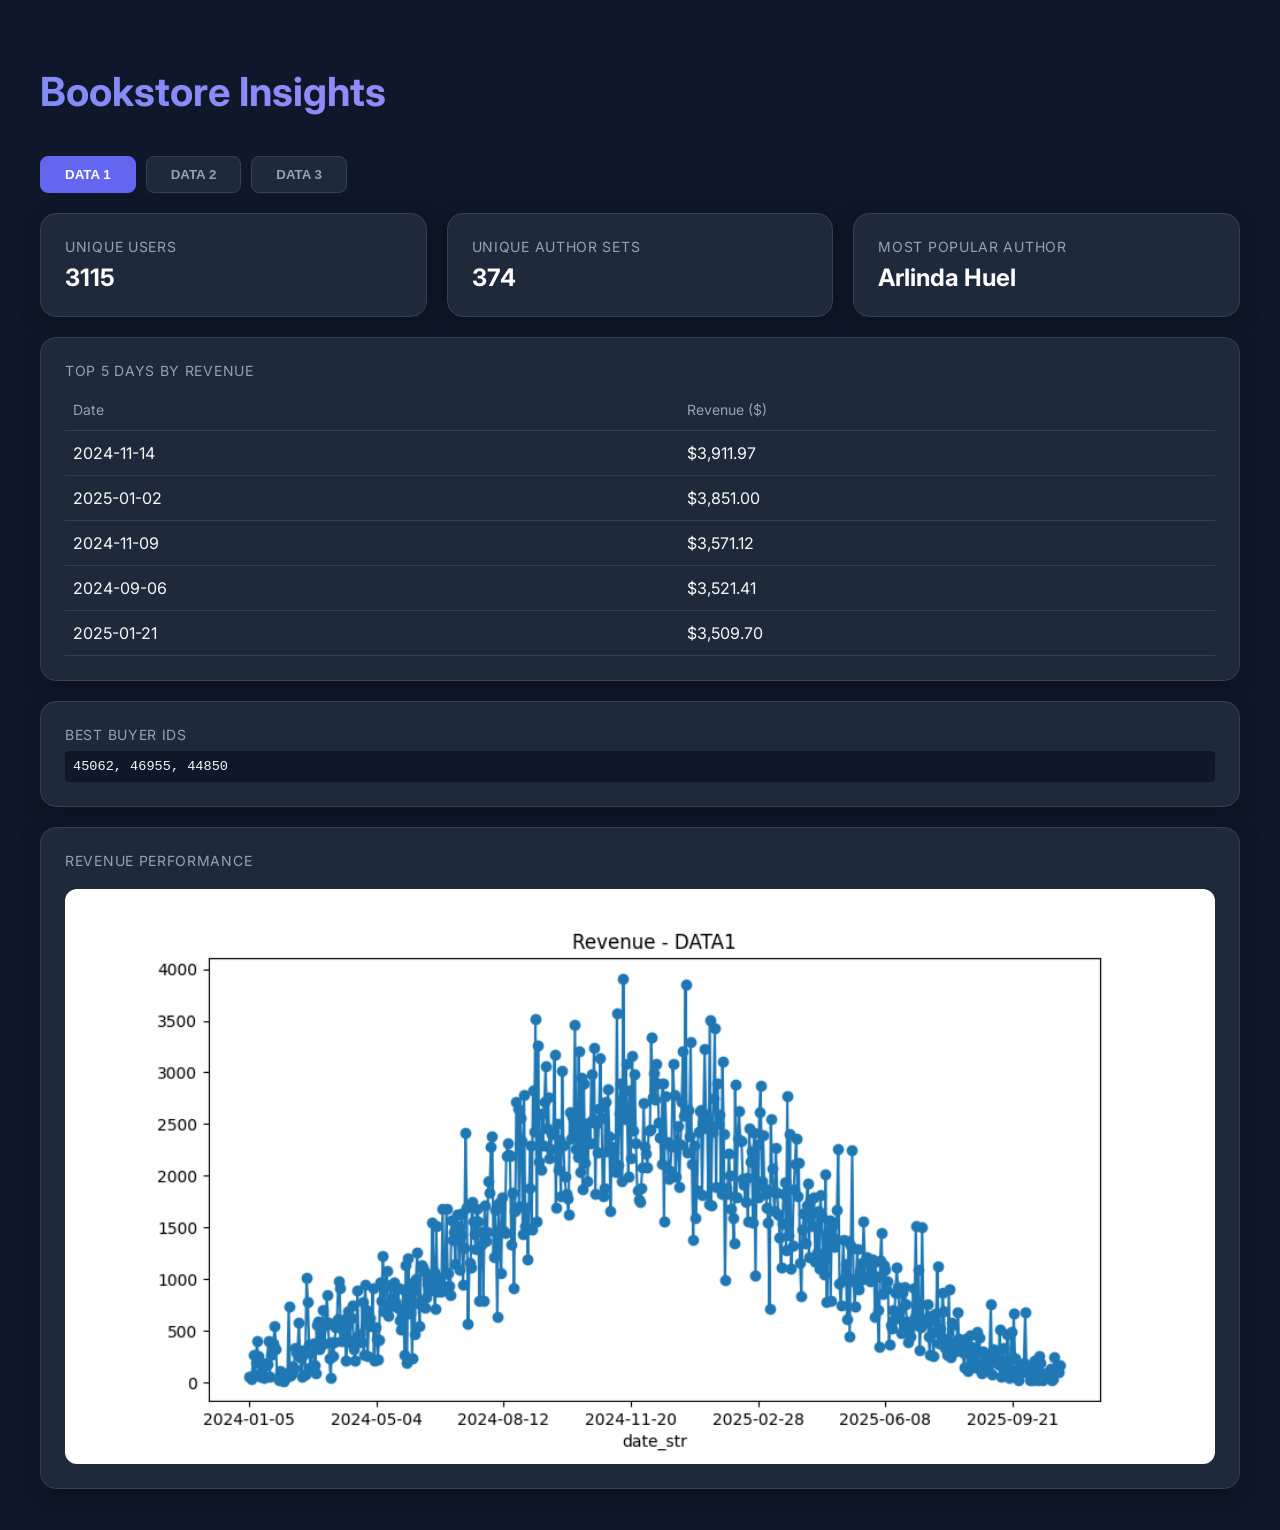
<file: task4/index.html>
<!DOCTYPE html>
<html lang="en">
<head>
    <meta charset="UTF-8">
    <meta name="viewport" content="width=device-width, initial-scale=1.0">
    <title>Bookstore Performance Dashboard (Static)</title>
    <link href="https://fonts.googleapis.com/css2?family=Inter:wght@300;400;600;700&display=swap" rel="stylesheet">
    <style>
        :root {
            --bg: #0f172a;
            --card-bg: #1e293b;
            --accent: #6366f1;
            --text: #f8fafc;
            --text-muted: #94a3b8;
        }
        body {
            font-family: 'Inter', sans-serif;
            background-color: var(--bg);
            color: var(--text);
            margin: 0;
            padding: 40px;
            display: flex;
            flex-direction: column;
            align-items: center;
        }
        .container {
            max-width: 1200px;
            width: 100%;
        }
        h1 {
            font-weight: 700;
            margin-bottom: 40px;
            background: linear-gradient(to right, #818cf8, #c084fc);
            -webkit-background-clip: text;
            -webkit-text-fill-color: transparent;
            font-size: 2.5rem;
        }
        .tabs {
            display: flex;
            gap: 10px;
            margin-bottom: 20px;
        }
        .tab-btn {
            background: var(--card-bg);
            border: 1px solid #334155;
            color: var(--text-muted);
            padding: 10px 24px;
            border-radius: 8px;
            cursor: pointer;
            transition: all 0.3s;
            font-weight: 600;
        }
        .tab-btn.active {
            background: var(--accent);
            color: white;
            border-color: var(--accent);
        }
        .view {
            display: none;
            grid-template-columns: repeat(auto-fit, minmax(300px, 1fr));
            gap: 20px;
        }
        .view.active {
            display: grid;
        }
        .card {
            background: var(--card-bg);
            border-radius: 16px;
            padding: 24px;
            border: 1px solid #334155;
            box-shadow: 0 4px 20px rgba(0,0,0,0.3);
        }
        .card-full {
            grid-column: 1 / -1;
        }
        .stat-label {
            color: var(--text-muted);
            font-size: 0.875rem;
            margin-bottom: 8px;
            text-transform: uppercase;
            letter-spacing: 0.05em;
        }
        .stat-value {
            font-size: 1.5rem;
            font-weight: 700;
            color: white;
        }
        table {
            width: 100%;
            border-collapse: collapse;
            margin-top: 10px;
        }
        th, td {
            text-align: left;
            padding: 12px 8px;
            border-bottom: 1px solid #334155;
        }
        th { color: var(--text-muted); font-weight: 400; font-size: 0.875rem; }
        .chart-container {
            width: 100%;
            margin-top: 20px;
            border-radius: 12px;
            overflow: hidden;
            background: #1e1e2e;
        }
        .chart-container img {
            width: 100%;
            display: block;
        }
        .ids-list {
            font-family: monospace;
            font-size: 0.85rem;
            word-break: break-all;
            background: #0f172a;
            padding: 8px;
            border-radius: 4px;
            margin-top: 8px;
        }
    </style>
</head>
<body>
    <div class="container">
        <h1>Bookstore Insights</h1>
        
        <div class="tabs">
            <button class="tab-btn active" onclick="showView('data1')">DATA 1</button>
            <button class="tab-btn" onclick="showView('data2')">DATA 2</button>
            <button class="tab-btn" onclick="showView('data3')">DATA 3</button>
        </div>

        <!-- DATA 1 VIEW -->
        <div id="data1" class="view active">
            <div class="card">
                <div class="stat-label">Unique Users</div>
                <div class="stat-value">3115</div>
            </div>
            <div class="card">
                <div class="stat-label">Unique Author Sets</div>
                <div class="stat-value">374</div>
            </div>
            <div class="card">
                <div class="stat-label">Most Popular Author</div>
                <div class="stat-value">Arlinda Huel</div>
            </div>
            <div class="card card-full">
                <div class="stat-label">Top 5 Days by Revenue</div>
                <table>
                    <thead><tr><th>Date</th><th>Revenue ($)</th></tr></thead>
                    <tbody>
                        <tr><td>2024-11-14</td><td>$3,911.97</td></tr>
                        <tr><td>2025-01-02</td><td>$3,851.00</td></tr>
                        <tr><td>2024-11-09</td><td>$3,571.12</td></tr>
                        <tr><td>2024-09-06</td><td>$3,521.41</td></tr>
                        <tr><td>2025-01-21</td><td>$3,509.70</td></tr>
                    </tbody>
                </table>
            </div>
            <div class="card card-full">
                <div class="stat-label">Best Buyer IDs</div>
                <div class="ids-list">45062, 46955, 44850</div>
            </div>
            <div class="card card-full">
                <div class="stat-label">Revenue Performance</div>
                <div class="chart-container"><img src="revenue_data1.png" alt="Revenue DATA1"></div>
            </div>
        </div>

        <!-- DATA 2 VIEW -->
        <div id="data2" class="view">
            <div class="card">
                <div class="stat-label">Unique Users</div>
                <div class="stat-value">2663</div>
            </div>
            <div class="card">
                <div class="stat-label">Unique Author Sets</div>
                <div class="stat-value">362</div>
            </div>
            <div class="card">
                <div class="stat-label">Most Popular Author</div>
                <div class="stat-value">Jaimie Skiles</div>
            </div>
            <div class="card card-full">
                <div class="stat-label">Top 5 Days by Revenue</div>
                <table>
                    <thead><tr><th>Date</th><th>Revenue ($)</th></tr></thead>
                    <tbody>
                        <tr><td>2024-09-12</td><td>$3,933.85</td></tr>
                        <tr><td>2024-11-15</td><td>$3,677.17</td></tr>
                        <tr><td>2024-11-21</td><td>$3,590.08</td></tr>
                        <tr><td>2024-12-25</td><td>$3,572.11</td></tr>
                        <tr><td>2025-01-20</td><td>$3,561.50</td></tr>
                    </tbody>
                </table>
            </div>
            <div class="card card-full">
                <div class="stat-label">Best Buyer IDs</div>
                <div class="ids-list">53583, 55058, 55420</div>
            </div>
            <div class="card card-full">
                <div class="stat-label">Revenue Performance</div>
                <div class="chart-container"><img src="revenue_data2.png" alt="Revenue DATA2"></div>
            </div>
        </div>

        <!-- DATA 3 VIEW -->
        <div id="data3" class="view">
            <div class="card">
                <div class="stat-label">Unique Users</div>
                <div class="stat-value">3290</div>
            </div>
            <div class="card">
                <div class="stat-label">Unique Author Sets</div>
                <div class="stat-value">325</div>
            </div>
            <div class="card">
                <div class="stat-label">Most Popular Author</div>
                <div class="stat-value">Benjamin Mills</div>
            </div>
            <div class="card card-full">
                <div class="stat-label">Top 5 Days by Revenue</div>
                <table>
                    <thead><tr><th>Date</th><th>Revenue ($)</th></tr></thead>
                    <tbody>
                        <tr><td>2024-11-16</td><td>$3,688.19</td></tr>
                        <tr><td>2025-01-31</td><td>$3,341.98</td></tr>
                        <tr><td>2024-11-12</td><td>$3,182.24</td></tr>
                        <tr><td>2024-10-26</td><td>$3,127.92</td></tr>
                        <tr><td>2024-11-01</td><td>$2,954.02</td></tr>
                    </tbody>
                </table>
            </div>
            <div class="card card-full">
                <div class="stat-label">Best Buyer IDs</div>
                <div class="ids-list">49715, 50963</div>
            </div>
            <div class="card card-full">
                <div class="stat-label">Revenue Performance</div>
                <div class="chart-container"><img src="revenue_data3.png" alt="Revenue DATA3"></div>
            </div>
        </div>
    </div>

    <script>
        function showView(id) {
            document.querySelectorAll('.view').forEach(v => v.style.display = 'none');
            document.querySelectorAll('.tab-btn').forEach(b => b.classList.remove('active'));
            document.getElementById(id).style.display = 'grid';
            event.target.classList.add('active');
        }
    </script>
</body>
</html>
</file>
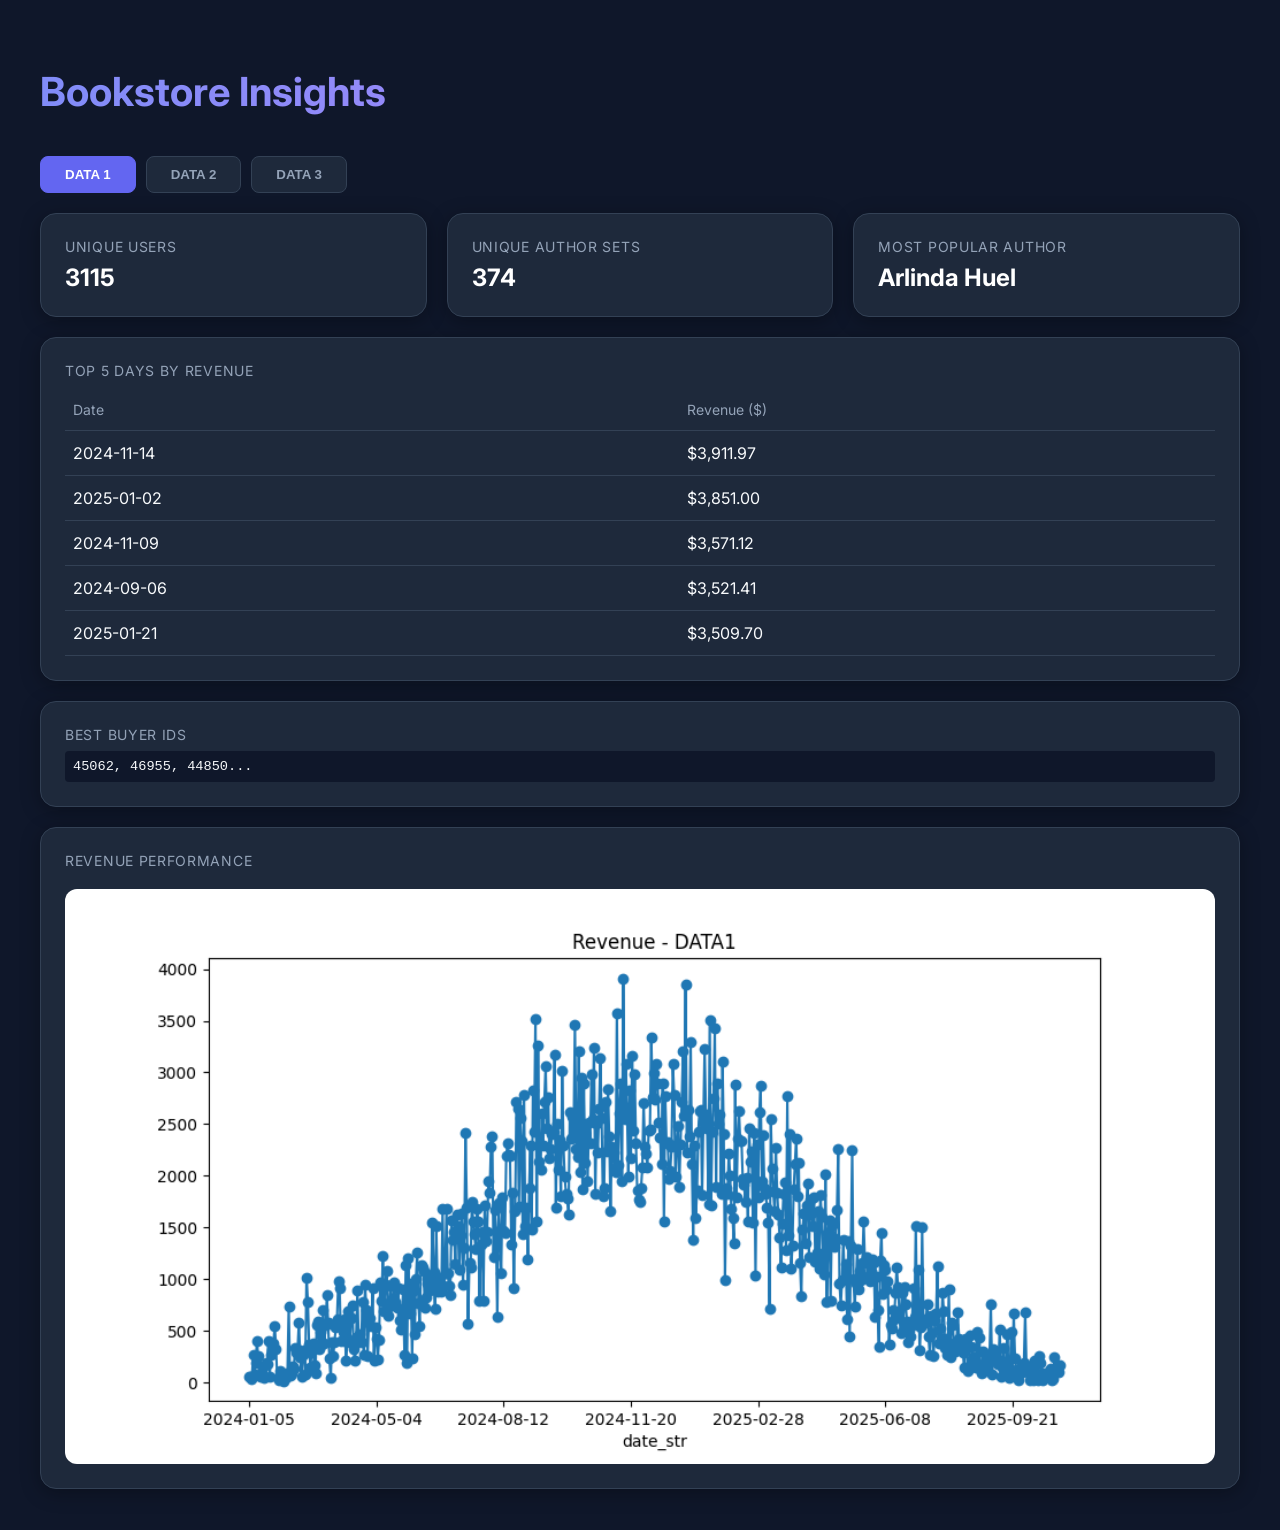
<file: task4/dashboard.html>
<!DOCTYPE html>
<html lang="en">
<head>
    <meta charset="UTF-8">
    <meta name="viewport" content="width=device-width, initial-scale=1.0">
    <title>Bookstore Performance Dashboard (Static)</title>
    <link href="https://fonts.googleapis.com/css2?family=Inter:wght@300;400;600;700&display=swap" rel="stylesheet">
    <style>
        :root {
            --bg: #0f172a;
            --card-bg: #1e293b;
            --accent: #6366f1;
            --text: #f8fafc;
            --text-muted: #94a3b8;
        }
        body {
            font-family: 'Inter', sans-serif;
            background-color: var(--bg);
            color: var(--text);
            margin: 0;
            padding: 40px;
            display: flex;
            flex-direction: column;
            align-items: center;
        }
        .container {
            max-width: 1200px;
            width: 100%;
        }
        h1 {
            font-weight: 700;
            margin-bottom: 40px;
            background: linear-gradient(to right, #818cf8, #c084fc);
            -webkit-background-clip: text;
            -webkit-text-fill-color: transparent;
            font-size: 2.5rem;
        }
        .tabs {
            display: flex;
            gap: 10px;
            margin-bottom: 20px;
        }
        .tab-btn {
            background: var(--card-bg);
            border: 1px solid #334155;
            color: var(--text-muted);
            padding: 10px 24px;
            border-radius: 8px;
            cursor: pointer;
            transition: all 0.3s;
            font-weight: 600;
        }
        .tab-btn.active {
            background: var(--accent);
            color: white;
            border-color: var(--accent);
        }
        .view {
            display: none;
            grid-template-columns: repeat(auto-fit, minmax(300px, 1fr));
            gap: 20px;
        }
        .view.active {
            display: grid;
        }
        .card {
            background: var(--card-bg);
            border-radius: 16px;
            padding: 24px;
            border: 1px solid #334155;
            box-shadow: 0 4px 20px rgba(0,0,0,0.3);
        }
        .card-full {
            grid-column: 1 / -1;
        }
        .stat-label {
            color: var(--text-muted);
            font-size: 0.875rem;
            margin-bottom: 8px;
            text-transform: uppercase;
            letter-spacing: 0.05em;
        }
        .stat-value {
            font-size: 1.5rem;
            font-weight: 700;
            color: white;
        }
        table {
            width: 100%;
            border-collapse: collapse;
            margin-top: 10px;
        }
        th, td {
            text-align: left;
            padding: 12px 8px;
            border-bottom: 1px solid #334155;
        }
        th { color: var(--text-muted); font-weight: 400; font-size: 0.875rem; }
        .chart-container {
            width: 100%;
            margin-top: 20px;
            border-radius: 12px;
            overflow: hidden;
            background: #1e1e2e;
        }
        .chart-container img {
            width: 100%;
            display: block;
        }
        .ids-list {
            font-family: monospace;
            font-size: 0.85rem;
            word-break: break-all;
            background: #0f172a;
            padding: 8px;
            border-radius: 4px;
            margin-top: 8px;
        }
    </style>
</head>
<body>
    <div class="container">
        <h1>Bookstore Insights</h1>
        
        <div class="tabs">
            <button class="tab-btn active" onclick="showView('data1')">DATA 1</button>
            <button class="tab-btn" onclick="showView('data2')">DATA 2</button>
            <button class="tab-btn" onclick="showView('data3')">DATA 3</button>
        </div>

        <!-- DATA 1 VIEW -->
        <div id="data1" class="view active">
            <div class="card">
                <div class="stat-label">Unique Users</div>
                <div class="stat-value">3115</div>
            </div>
            <div class="card">
                <div class="stat-label">Unique Author Sets</div>
                <div class="stat-value">374</div>
            </div>
            <div class="card">
                <div class="stat-label">Most Popular Author</div>
                <div class="stat-value">Arlinda Huel</div>
            </div>
            <div class="card card-full">
                <div class="stat-label">Top 5 Days by Revenue</div>
                <table>
                    <thead><tr><th>Date</th><th>Revenue ($)</th></tr></thead>
                    <tbody>
                        <tr><td>2024-11-14</td><td>$3,911.97</td></tr>
                        <tr><td>2025-01-02</td><td>$3,851.00</td></tr>
                        <tr><td>2024-11-09</td><td>$3,571.12</td></tr>
                        <tr><td>2024-09-06</td><td>$3,521.41</td></tr>
                        <tr><td>2025-01-21</td><td>$3,509.70</td></tr>
                    </tbody>
                </table>
            </div>
            <div class="card card-full">
                <div class="stat-label">Best Buyer IDs</div>
                <div class="ids-list">45062, 46955, 44850...</div>
            </div>
            <div class="card card-full">
                <div class="stat-label">Revenue Performance</div>
                <div class="chart-container"><img src="revenue_data1.png" alt="Revenue DATA1"></div>
            </div>
        </div>

        <!-- DATA 2 VIEW -->
        <div id="data2" class="view">
            <div class="card">
                <div class="stat-label">Unique Users</div>
                <div class="stat-value">2663</div>
            </div>
            <div class="card">
                <div class="stat-label">Unique Author Sets</div>
                <div class="stat-value">362</div>
            </div>
            <div class="card">
                <div class="stat-label">Most Popular Author</div>
                <div class="stat-value">Jaimie Skiles</div>
            </div>
            <div class="card card-full">
                <div class="stat-label">Top 5 Days by Revenue</div>
                <table>
                    <thead><tr><th>Date</th><th>Revenue ($)</th></tr></thead>
                    <tbody>
                        <tr><td>2024-09-12</td><td>$3,933.85</td></tr>
                        <tr><td>2024-11-15</td><td>$3,677.17</td></tr>
                        <tr><td>2024-11-21</td><td>$3,590.08</td></tr>
                        <tr><td>2024-12-25</td><td>$3,572.11</td></tr>
                        <tr><td>2025-01-20</td><td>$3,561.50</td></tr>
                    </tbody>
                </table>
            </div>
            <div class="card card-full">
                <div class="stat-label">Best Buyer IDs</div>
                <div class="ids-list">53583, 55058, 55420...</div>
            </div>
            <div class="card card-full">
                <div class="stat-label">Revenue Performance</div>
                <div class="chart-container"><img src="revenue_data2.png" alt="Revenue DATA2"></div>
            </div>
        </div>

        <!-- DATA 3 VIEW -->
        <div id="data3" class="view">
            <div class="card">
                <div class="stat-label">Unique Users</div>
                <div class="stat-value">3290</div>
            </div>
            <div class="card">
                <div class="stat-label">Unique Author Sets</div>
                <div class="stat-value">325</div>
            </div>
            <div class="card">
                <div class="stat-label">Most Popular Author</div>
                <div class="stat-value">Benjamin Mills</div>
            </div>
            <div class="card card-full">
                <div class="stat-label">Top 5 Days by Revenue</div>
                <table>
                    <thead><tr><th>Date</th><th>Revenue ($)</th></tr></thead>
                    <tbody>
                        <tr><td>2024-11-16</td><td>$3,688.19</td></tr>
                        <tr><td>2025-01-31</td><td>$3,341.98</td></tr>
                        <tr><td>2024-11-12</td><td>$3,182.24</td></tr>
                        <tr><td>2024-10-26</td><td>$3,127.92</td></tr>
                        <tr><td>2024-11-01</td><td>$2,954.02</td></tr>
                    </tbody>
                </table>
            </div>
            <div class="card card-full">
                <div class="stat-label">Best Buyer IDs</div>
                <div class="ids-list">49715, 50963...</div>
            </div>
            <div class="card card-full">
                <div class="stat-label">Revenue Performance</div>
                <div class="chart-container"><img src="revenue_data3.png" alt="Revenue DATA3"></div>
            </div>
        </div>
    </div>

    <script>
        function showView(id) {
            document.querySelectorAll('.view').forEach(v => v.style.display = 'none');
            document.querySelectorAll('.tab-btn').forEach(b => b.classList.remove('active'));
            document.getElementById(id).style.display = 'grid';
            event.target.classList.add('active');
        }
    </script>
</body>
</html>
</file>
